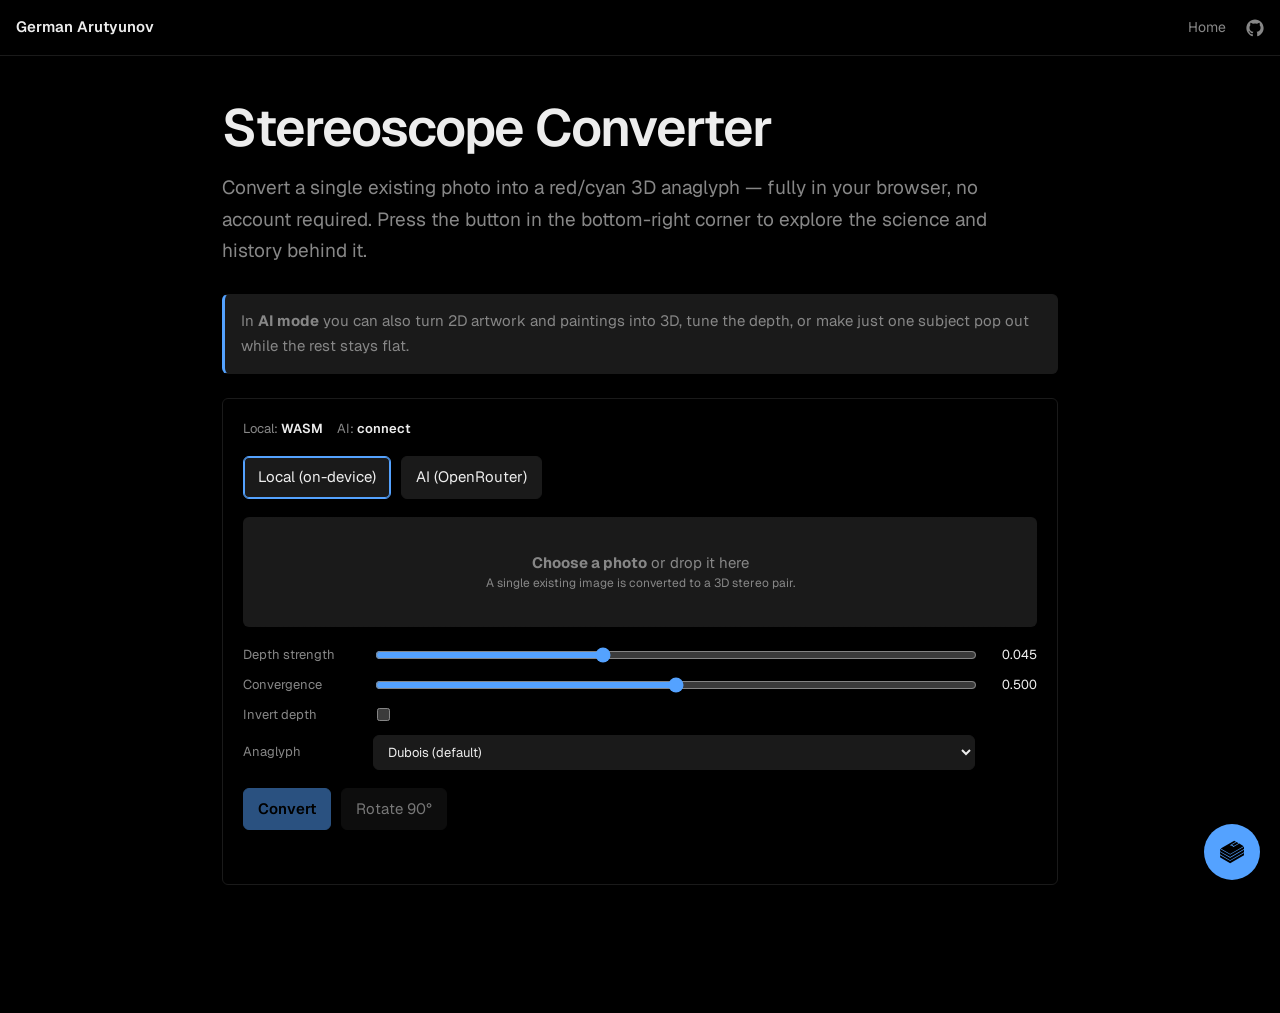
<file: index.html>
<!doctype html>
<html lang="en">
<head>
  <meta charset="utf-8" />
  <meta name="viewport" content="width=device-width, initial-scale=1" />
  <title>Stereoscope Converter — turn a photo into 3D</title>
  <meta name="description" content="Turn a single photo into a red/cyan 3D anaglyph, entirely in your browser. Pull the curtain for the history and science of stereoscopy." />

  <!-- Open Graph / link-preview metadata. Consumed by garutyunov.com's Pet
       Projects section, which crawls this page at build time. -->
  <meta property="og:type" content="website" />
  <meta property="og:url" content="https://stereoscope.garutyunov.com/" />
  <meta property="og:title" content="Stereoscope Converter" />
  <meta property="og:description" content="Turn a single photo into a red/cyan 3D anaglyph, entirely in your browser. Pull the curtain for the history and science of stereoscopy." />
  <meta property="og:image" content="https://stereoscope.garutyunov.com/favicon.png" />
  <meta property="article:published_time" content="2026-06-21" />
  <meta name="twitter:card" content="summary" />

  <link rel="icon" type="image/png" href="favicon.png" />
  <link rel="apple-touch-icon" href="favicon.png" />

  <!-- Fonts: same families as garutyunov.com (Geist / Geist Mono / Fira Mono). -->
  <link rel="preconnect" href="https://fonts.googleapis.com" />
  <link rel="preconnect" href="https://fonts.gstatic.com" crossorigin />
  <link
    href="https://fonts.googleapis.com/css2?family=Geist:wght@400;500;600;700&family=Geist+Mono:wght@400;500&family=Fira+Mono:wght@400;500;700&display=swap"
    rel="stylesheet"
  />

  <!-- Theming is CSS-only (CONTENT.md §5): the per-exhibition theme file sets
       design tokens at :root; landing.css consumes them. Swapping exhibitions =
       swapping the theme file (see content.js `theme`). The converter is tinted
       only through --accent / --radius and is never edited (CONTENT.md §2). -->
  <link rel="stylesheet" href="theme-museo-ruso.css" />
  <link rel="stylesheet" href="landing.css" />
</head>
<body>
  <a class="skip-link" href="#converter-section">Skip to the converter</a>

  <!-- Sticky site header — matches garutyunov.com layout (brand + Home + source). -->
  <header class="site-header">
    <a class="brand" href="https://garutyunov.com">German Arutyunov</a>
    <nav class="site-nav">
      <a href="https://garutyunov.com">Home</a>
      <a
        href="https://github.com/gaarutyunov/stereoscope"
        target="_blank"
        rel="noreferrer noopener"
        aria-label="Source on GitHub"
        title="Source on GitHub"
      >
        <svg viewBox="0 0 24 24" fill="currentColor" aria-hidden="true">
          <path d="M12 .5C5.65.5.5 5.65.5 12c0 5.08 3.29 9.39 7.86 10.91.58.11.79-.25.79-.56 0-.28-.01-1.02-.02-2-3.2.7-3.87-1.54-3.87-1.54-.52-1.32-1.27-1.67-1.27-1.67-1.04-.71.08-.7.08-.7 1.15.08 1.76 1.18 1.76 1.18 1.02 1.75 2.69 1.25 3.35.95.1-.74.4-1.25.73-1.54-2.55-.29-5.24-1.28-5.24-5.69 0-1.26.45-2.29 1.18-3.1-.12-.29-.51-1.46.11-3.05 0 0 .97-.31 3.18 1.18a11.05 11.05 0 0 1 5.79 0c2.21-1.49 3.18-1.18 3.18-1.18.62 1.59.23 2.76.11 3.05.74.81 1.18 1.84 1.18 3.1 0 4.42-2.69 5.39-5.25 5.68.41.35.78 1.05.78 2.12 0 1.53-.01 2.77-.01 3.15 0 .31.21.68.8.56C20.21 21.39 23.5 17.08 23.5 12 23.5 5.65 18.35.5 12 .5Z"/>
        </svg>
      </a>
    </nav>
  </header>

  <!-- The renderer (landing.js) builds the whole page from content.js into this
       container, then mounts the converter through its public API. -->
  <main class="page" id="page"></main>

  <script type="module" src="landing.js"></script>

  <noscript>
    <p style="max-width:680px;margin:40px auto;padding:0 22px;font-family:system-ui">
      This page — including the photo-to-3D converter — needs JavaScript enabled.
    </p>
  </noscript>
</body>
</html>
</file>
<file: theme-museo-ruso.css>
/* Museo Ruso theme — aligned to the garutyunov.com design system (CONTENT.md §5).
 *
 * Theming is CSS-only: design tokens at :root, one file per exhibition. Swapping
 * exhibitions = swapping this file for another theme-<name>.css (CONTENT.md §6).
 *
 * These tokens mirror garutyunov.com's "terminal on pure black" palette and the
 * Geist / Fira Mono type system, so the landing page and the converter read as a
 * single product. The converter inherits --accent and --radius from here, the
 * sole styling coupling permitted (CONTENT.md §5); its own dark palette already
 * defaults to the same tokens (see converter/styles.js).
 */

:root {
  /* Brand / accent — garutyunov.com palette. */
  --accent: #54a2ff;          /* blue (primary action / links) */
  --accent-contrast: #000000; /* text on accent */

  /* Surface palette (pure black, skills.sh-aligned). */
  --bg: #000000;
  --bg-elev: #1a1a1a;
  --fg: #ededed;
  --muted: #878787;
  --border: #1a1a1a;

  /* Shape. */
  --radius: 6px;

  /* Typography — Geist (sans) + Fira/Geist Mono, as on garutyunov.com. */
  --font-display: "Geist", ui-sans-serif, system-ui, -apple-system, "Segoe UI",
    Roboto, Helvetica, Arial, sans-serif;
  --font-body: "Geist", ui-sans-serif, system-ui, -apple-system, "Segoe UI",
    Roboto, Helvetica, Arial, sans-serif;
  --font-mono: "Geist Mono", "Fira Mono", ui-monospace, SFMono-Regular, Menlo,
    monospace;

  /* Layout. */
  --max-width: 880px;

  color-scheme: dark;
}
</file>
<file: landing.css>
/* Page layout (CONTENT.md §3). Page-level structure only — it consumes the theme
 * tokens (theme-<name>.css) and never styles converter internals.
 *
 * Pivot layout: the converter owns the primary page; the lecture/exhibition
 * material lives in a right-side CURTAIN opened by a fixed bottom-right action
 * button. The converter renders inside its own Shadow DOM, so these global rules
 * do not leak into it (CONTENT.md §2). We forward only --accent and --radius to
 * the converter host (#converter), the sole styling coupling permitted (§5).
 */

* { box-sizing: border-box; }

html { scroll-behavior: smooth; }

body {
  margin: 0;
  background: var(--bg);
  color: var(--fg);
  font-family: var(--font-body);
  font-size: 17px;
  line-height: 1.65;
  -webkit-font-smoothing: antialiased;
  text-rendering: optimizeLegibility;
}

.page {
  max-width: var(--max-width);
  margin: 0 auto;
  padding: 0 22px 96px;
}

a {
  color: var(--accent);
  text-underline-offset: 2px;
}

/* Skip link for keyboard users (CONTENT.md §5 — keyboard-navigable). */
.skip-link {
  position: absolute;
  left: -9999px;
  top: 0;
  background: var(--accent);
  color: var(--accent-contrast);
  padding: 10px 16px;
  border-radius: 0 0 var(--radius) 0;
  z-index: 10;
}
.skip-link:focus { left: 0; }

/* ---- Sticky site header (brand + Home + source) ------------------------- */
/* Matches garutyunov.com layout. Sits below the curtain system in the stack
 * (toggle 40 / backdrop 45 / curtain 50) so the curtain covers it when open. */

.site-header {
  position: sticky;
  top: 0;
  z-index: 30;
  display: flex;
  align-items: center;
  justify-content: space-between;
  gap: 16px;
  height: 56px;
  padding: 0 max(16px, env(safe-area-inset-left)) 0 max(16px, env(safe-area-inset-right));
  background: var(--bg);
  border-bottom: 1px solid var(--border);
}
.site-header .brand {
  font-size: 15px;
  font-weight: 600;
  color: var(--fg);
  text-decoration: none;
  transition: color 0.15s ease;
}
.site-header .brand:hover { color: var(--muted); }
.site-nav { display: flex; align-items: center; gap: 20px; }
.site-nav a {
  font-size: 14px;
  color: var(--muted);
  text-decoration: none;
  display: inline-flex;
  align-items: center;
  transition: color 0.15s ease;
}
.site-nav a:hover { color: var(--fg); }
.site-nav svg { width: 18px; height: 18px; display: block; }

/* ---- Primary header: the converter is the headline (§3.2) --------------- */

.app-header {
  padding: 44px 0 28px;
}
.app-header h1 {
  font-family: var(--font-display);
  font-weight: 600;
  font-size: clamp(34px, 6vw, 52px);
  line-height: 1.08;
  letter-spacing: -0.02em;
  margin: 0;
}
.app-intro {
  max-width: 62ch;
  color: var(--muted);
  font-size: 19px;
  margin: 16px 0 0;
}

/* ---- Converter section (§3.2) ------------------------------------------ */

.converter-section { padding: 0 0 32px; }

/* The converter host. Only --accent and --radius are forwarded (CONTENT.md §5).
 * Those inherit from :root automatically. The converter ALSO happens to read
 * --bg/--surface/--text/--muted/--border (its own optional tokens), and our
 * page tokens share some of those names — so we reset them to `initial` here.
 * That makes the converter fall back to its own (dark) defaults, keeping the
 * page↔converter coupling to exactly --accent and --radius. */
#converter {
  --bg: initial;
  --surface: initial;
  --text: initial;
  --muted: initial;
  --border: initial;
  display: block;
  margin-top: 8px;
}

.converter-note {
  margin: 0 0 24px;
  padding: 14px 16px;
  background: var(--bg-elev);
  border: 1px solid var(--border);
  border-left: 3px solid var(--accent);
  border-radius: var(--radius);
  font-size: 15px;
  color: var(--muted);
}

/* ---- Action button: bottom-right corner -------------------------------- */

.curtain-toggle {
  position: fixed;
  right: max(20px, env(safe-area-inset-right));
  bottom: max(20px, env(safe-area-inset-bottom));
  z-index: 40;
  display: inline-flex;
  align-items: center;
  justify-content: center;
  width: 56px;
  height: 56px;
  padding: 0;
  background: var(--accent);
  color: var(--accent-contrast);
  border: 0;
  border-radius: 50%;
  box-shadow: 0 8px 24px rgba(0, 0, 0, 0.35);
  cursor: pointer;
  transition: filter 0.15s ease, transform 0.15s ease;
}
.curtain-toggle:hover { filter: brightness(1.08); }
.curtain-toggle:active { transform: translateY(1px); }
.curtain-toggle:focus-visible { outline: 2px solid var(--fg); outline-offset: 3px; }
.curtain-toggle-icon { flex: none; }

/* Hide the button while the curtain is open (the curtain has its own close). */
body.curtain-open .curtain-toggle {
  opacity: 0;
  pointer-events: none;
  transform: translateY(8px);
}

/* ---- Curtain (right-side drawer) --------------------------------------- */

.curtain-backdrop {
  position: fixed;
  inset: 0;
  z-index: 45;
  background: rgba(0, 0, 0, 0.5);
  opacity: 0;
  transition: opacity 0.3s ease;
}
.curtain-backdrop.is-open { opacity: 1; }

.curtain {
  position: fixed;
  top: 0;
  right: 0;
  z-index: 50;
  width: min(560px, 100%);
  height: 100%;
  background: var(--bg);
  border-left: 1px solid var(--border);
  box-shadow: -16px 0 40px rgba(0, 0, 0, 0.4);
  display: flex;
  flex-direction: column;
  transform: translateX(100%);
  transition: transform 0.32s cubic-bezier(0.4, 0, 0.2, 1);
  visibility: hidden;
}
.curtain.is-open {
  transform: translateX(0);
  visibility: visible;
}

.curtain-head {
  flex: none;
  display: flex;
  align-items: center;
  justify-content: space-between;
  gap: 16px;
  padding: 18px 22px;
  border-bottom: 1px solid var(--border);
  background: var(--bg);
}
.curtain-heading {
  margin: 0;
  font-family: var(--font-display);
  font-weight: 600;
  font-size: 19px;
  letter-spacing: -0.01em;
  color: var(--fg);
}
.curtain-close {
  flex: none;
  width: 38px;
  height: 38px;
  border: 1px solid var(--border);
  border-radius: 50%;
  background: var(--bg-elev);
  color: var(--fg);
  font-size: 22px;
  line-height: 1;
  cursor: pointer;
  transition: border-color 0.15s ease, background 0.15s ease;
}
.curtain-close:hover { border-color: var(--accent); }
.curtain-close:focus-visible { outline: 2px solid var(--accent); outline-offset: 2px; }

.curtain-body {
  flex: 1;
  overflow-y: auto;
  overscroll-behavior: contain;
  padding: 0 22px 56px;
}

/* ---- Curtain sections -------------------------------------------------- */

.curtain-body section { padding: 36px 0; border-bottom: 1px solid var(--border); }
.curtain-body footer { padding: 36px 0 0; color: var(--muted); font-size: 15px; }

.curtain-body section > h3,
.curtain-body footer > h3 {
  font-family: var(--font-display);
  font-weight: 600;
  font-size: clamp(22px, 4vw, 28px);
  line-height: 1.15;
  letter-spacing: -0.02em;
  margin: 0 0 8px;
}
.curtain-body footer > h3 { font-size: 20px; color: var(--fg); }

/* ---- History & science (§3.3 / §4) ------------------------------------- */

.history > h3 { margin-bottom: 22px; }

.history-entry { padding: 24px 0; border-top: 1px solid var(--border); }
.history-entry:first-of-type { border-top: 0; padding-top: 0; }
.history-entry h4 {
  font-family: var(--font-display);
  font-size: 21px;
  line-height: 1.25;
  margin: 0 0 10px;
}
.prose { max-width: 68ch; }
.prose p { margin: 0 0 14px; }
.prose p:last-child { margin-bottom: 0; }
.prose em { font-style: italic; }
.prose strong { font-weight: 700; color: var(--fg); }

.entry-refs {
  margin: 16px 0 0;
  font-size: 14px;
  color: var(--muted);
}
.entry-refs .ref-chip {
  display: inline-block;
  color: var(--accent);
  text-decoration: none;
  border: 1px solid var(--border);
  border-radius: 999px;
  padding: 2px 10px;
  margin: 0 6px 6px 0;
}
.entry-refs .ref-chip:hover { border-color: var(--accent); }

/* ---- About (§3.4) ------------------------------------------------------ */

.credits {
  margin: 22px 0 0;
  padding: 0;
  list-style: none;
  display: grid;
  gap: 6px;
}
.credits div { display: flex; gap: 10px; }
.credits dt, .credits .k {
  color: var(--muted);
  min-width: 90px;
  font-size: 15px;
}
.credits .v { font-weight: 600; }

/* ---- Footer / references (§3.5) ---------------------------------------- */

.references { margin: 0 0 28px; padding-left: 22px; display: grid; gap: 10px; }
.references li { line-height: 1.5; }
.references a { word-break: break-word; }
.footer-meta { border-top: 1px solid var(--border); padding-top: 20px; }
.footer-links { list-style: none; padding: 0; margin: 0 0 12px; display: flex; flex-wrap: wrap; gap: 18px; }
.footer-links a { text-decoration: none; }
.footer-links a:hover { text-decoration: underline; }

/* ---- Accessibility: respect reduced motion (CONTENT.md §5) -------------- */

@media (prefers-reduced-motion: reduce) {
  html { scroll-behavior: auto; }
  * { animation-duration: 0.001ms !important; transition-duration: 0.001ms !important; }
}
</file>
